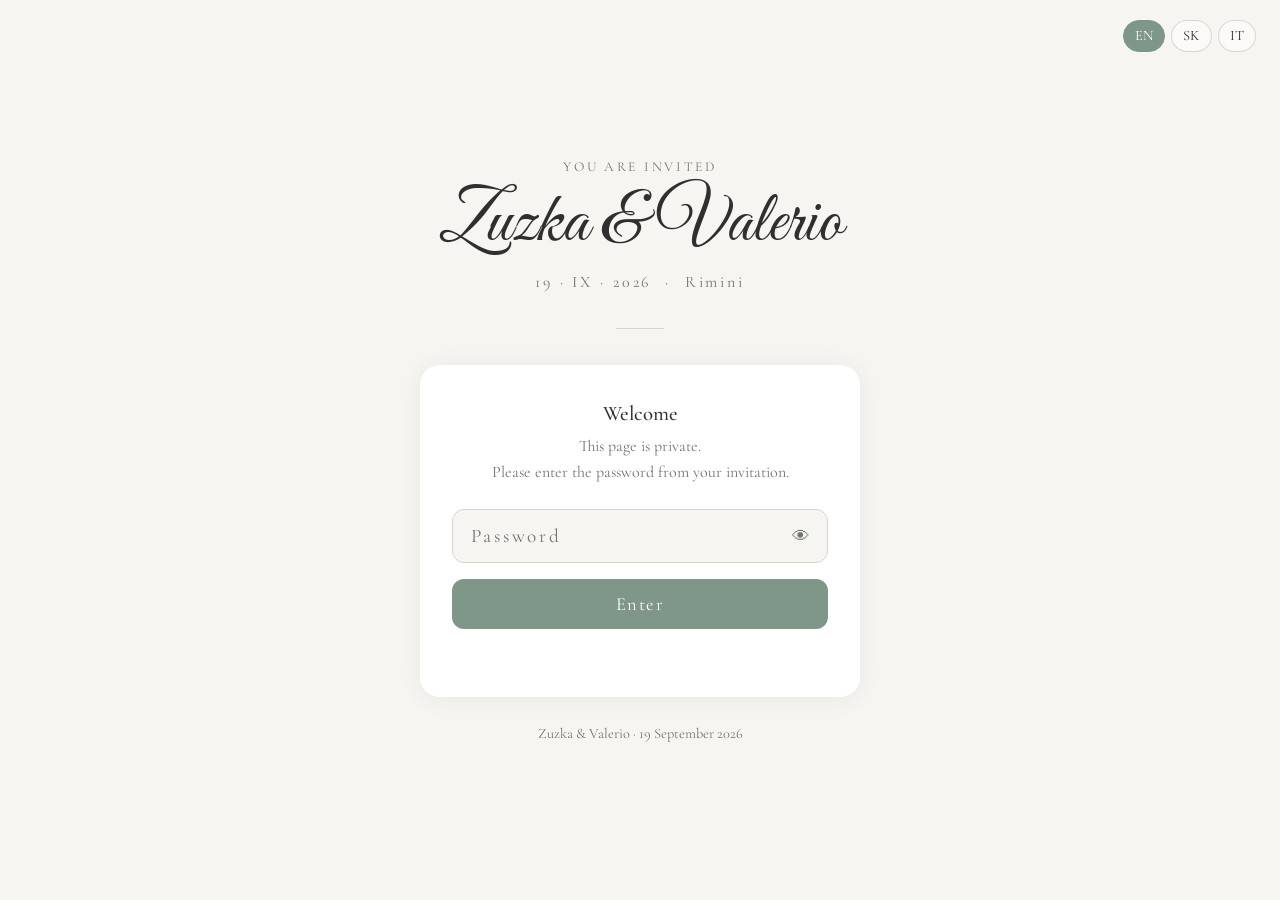
<file: index.html>
<!DOCTYPE html>
<html lang="en">
<head>
  <meta charset="UTF-8" />
  <meta name="viewport" content="width=device-width, initial-scale=1.0" />
  <title>Zuzka & Valerio</title>
  <link rel="preconnect" href="https://fonts.googleapis.com" />
  <link rel="preconnect" href="https://fonts.gstatic.com" crossorigin />
  <link href="https://fonts.googleapis.com/css2?family=Cormorant+Garamond:wght@400;500;600&family=Great+Vibes&display=swap" rel="stylesheet" />
  <style>
    :root {
      --bg: #f7f5f2;
      --text: #2f2f2f;
      --muted: #6f746f;
      --accent: #7f9788;
      --line: #d8d5cf;
    }

    * { box-sizing: border-box; margin: 0; padding: 0; }

    body {
      min-height: 100vh;
      background: var(--bg);
      font-family: "Cormorant Garamond", serif;
      color: var(--text);
      display: flex;
      align-items: center;
      justify-content: center;
      padding: 24px;
    }

    .wrap {
      width: 100%;
      max-width: 440px;
      text-align: center;
    }

    .kicker {
      font-size: 0.85rem;
      letter-spacing: 0.2em;
      text-transform: uppercase;
      color: var(--muted);
      margin-bottom: 10px;
    }

    .names {
      font-family: "Great Vibes", cursive;
      font-size: clamp(3rem, 10vw, 4.5rem);
      font-weight: 400;
      line-height: 1.1;
      margin-bottom: 8px;
    }

    .date {
      font-size: 1rem;
      letter-spacing: 0.18em;
      color: var(--muted);
      margin-bottom: 36px;
    }

    .divider {
      width: 48px;
      height: 1px;
      background: var(--line);
      margin: 0 auto 36px;
    }

    .card {
      background: #fff;
      border-radius: 20px;
      padding: 36px 32px;
      box-shadow: 0 2px 24px rgba(0,0,0,0.06);
    }

    .card-title {
      font-size: 1.3rem;
      font-weight: 500;
      margin-bottom: 8px;
    }

    .card-text {
      font-size: 1rem;
      color: var(--muted);
      margin-bottom: 24px;
      line-height: 1.6;
    }

    .input-wrap {
      position: relative;
      margin-bottom: 16px;
    }

    #pwInput {
      width: 100%;
      padding: 14px 48px 14px 18px;
      border: 1.5px solid var(--line);
      border-radius: 12px;
      font-family: "Cormorant Garamond", serif;
      font-size: 1.2rem;
      background: var(--bg);
      color: var(--text);
      outline: none;
      transition: border-color 0.2s;
      letter-spacing: 0.15em;
    }

    #pwInput:focus {
      border-color: var(--accent);
    }

    .toggle-eye {
      position: absolute;
      right: 14px;
      top: 50%;
      transform: translateY(-50%);
      background: none;
      border: none;
      cursor: pointer;
      color: var(--muted);
      font-size: 1.1rem;
      padding: 4px;
    }

    .btn {
      width: 100%;
      padding: 14px;
      background: var(--accent);
      color: #fff;
      border: none;
      border-radius: 12px;
      font-family: "Cormorant Garamond", serif;
      font-size: 1.15rem;
      letter-spacing: 0.08em;
      cursor: pointer;
      transition: opacity 0.2s;
    }

    .btn:hover { opacity: 0.88; }

    .error {
      margin-top: 14px;
      font-size: 0.95rem;
      color: #b07070;
      opacity: 0;
      transition: opacity 0.3s;
    }

    .error.visible { opacity: 1; }

    .footer-note {
      margin-top: 28px;
      font-size: 0.9rem;
      color: var(--muted);
    }

    .lang-switch {
      position: fixed;
      top: 20px;
      right: 24px;
      display: flex;
      gap: 6px;
    }

    .lang-switch button {
        /*
      background: none;
      border: 1.5px solid var(--line);
      border-radius: 20px;
      padding: 4px 12px;
      font-family: "Cormorant Garamond", serif;
      font-size: 0.85rem;
      letter-spacing: 0.08em;
      color: var(--muted);
      cursor: pointer;
      transition: all 0.2s;*/
      border: 1px solid rgba(216, 213, 207, 0.95);
        background: rgba(253, 252, 249, 0.78);
        backdrop-filter: blur(6px);
        padding: 0.4rem 0.7rem;
        font-family: inherit;
        font-size: 0.9rem;
        color: var(--text);
        cursor: pointer;
        border-radius: 999px;
        transition:
            background 0.2s ease,
            color 0.2s ease,
            border-color 0.2s ease,
            transform 0.2s ease;
    }

    .lang-switch button.active {
      background: var(--accent);
      border-color: var(--accent);
      color: #fff;
    }
  </style>
</head>
<body>
  
  <div class="lang-switch">
    <button type="button" data-lang="en" class="active">EN</button>
    <button type="button" data-lang="sk">SK</button>
    <button type="button" data-lang="it">IT</button>
  </div>
  <div class="wrap">
    <p class="kicker">You are invited</p>
    <h1 class="names">Zuzka &amp; Valerio</h1>
    <p class="date">19 · IX · 2026 &nbsp;·&nbsp; Rimini</p>
    <div class="divider"></div>

    <div class="card">
      <h2 class="card-title">Welcome</h2>
      <p class="card-text">This page is private.<br>Please enter the password from your invitation.</p>

      <div class="input-wrap">
        <input type="password" id="pwInput" placeholder="Password" autocomplete="off" />
        <button class="toggle-eye" id="toggleEye" type="button" aria-label="Show password">👁</button>
      </div>

      <button class="btn" id="enterBtn" type="button">Enter</button>
      <p class="error" id="errorMsg">Incorrect password. Please try again.</p>
    </div>

    <p class="footer-note">Zuzka &amp; Valerio · 19 September 2026</p>
  </div>

  <script>
    // ============================================
    // HESLO
    const PASSWORD = "rimini2026";
    // ============================================

    const input = document.getElementById("pwInput");
    const btn = document.getElementById("enterBtn");
    const error = document.getElementById("errorMsg");
    const eye = document.getElementById("toggleEye");

    // If already authenticated this session, go straight in
    if (sessionStorage.getItem("zv_auth") === "1") {
      window.location.href = "intro.html";
    }

    function tryEnter() {
      if (input.value === PASSWORD) {
        sessionStorage.setItem("zv_auth", "1");
        window.location.href = "intro.html";
      } else {
        error.classList.add("visible");
        input.value = "";
        input.focus();
        setTimeout(() => error.classList.remove("visible"), 3000);
      }
    }

    btn.addEventListener("click", tryEnter);
    input.addEventListener("keydown", e => { if (e.key === "Enter") tryEnter(); });

    eye.addEventListener("click", () => {
      const isPassword = input.type === "password";
      input.type = isPassword ? "text" : "password";
      eye.textContent = isPassword ? "🙈" : "👁";
    });

    // Language switching
    const t = {
      en: {
        kicker: "You are invited",
        cardTitle: "Welcome",
        cardText: "This page is private.<br>Please enter the password from your invitation.",
        placeholder: "Password",
        btn: "Enter",
        error: "Incorrect password. Please try again.",
        footer: "Zuzka & Valerio · 19 September 2026"
      },
      sk: {
        kicker: "Ste pozvaní",
        cardTitle: "Vitajte",
        cardText: "Táto stránka je súkromná.<br>Zadajte heslo z vašej pozvánky.",
        placeholder: "Heslo",
        btn: "Vstúpiť",
        error: "Nesprávne heslo. Skúste znova.",
        footer: "Zuzka & Valerio · 19. septembra 2026"
      },
      it: {
        kicker: "Siete invitati",
        cardTitle: "Benvenuti",
        cardText: "Questa pagina è privata.<br>Inserite la password dal vostro invito.",
        placeholder: "Password",
        btn: "Entra",
        error: "Password errata. Riprova.",
        footer: "Zuzka & Valerio · 19 settembre 2026"
      }
    };

    function applyLang(lang) {
      const l = t[lang];
      if (!l) return;
      document.querySelector(".kicker").textContent = l.kicker;
      document.querySelector(".card-title").textContent = l.cardTitle;
      document.querySelector(".card-text").innerHTML = l.cardText;
      document.getElementById("pwInput").placeholder = l.placeholder;
      document.getElementById("enterBtn").textContent = l.btn;
      document.getElementById("errorMsg").textContent = l.error;
      document.querySelector(".footer-note").textContent = l.footer;
      document.querySelectorAll(".lang-switch button").forEach(b => {
        b.classList.toggle("active", b.dataset.lang === lang);
      });
    }

    document.querySelectorAll(".lang-switch button").forEach(b => {
      b.addEventListener("click", () => applyLang(b.dataset.lang));
    });

    applyLang("en");
  </script>
</body>
</html>
</file>
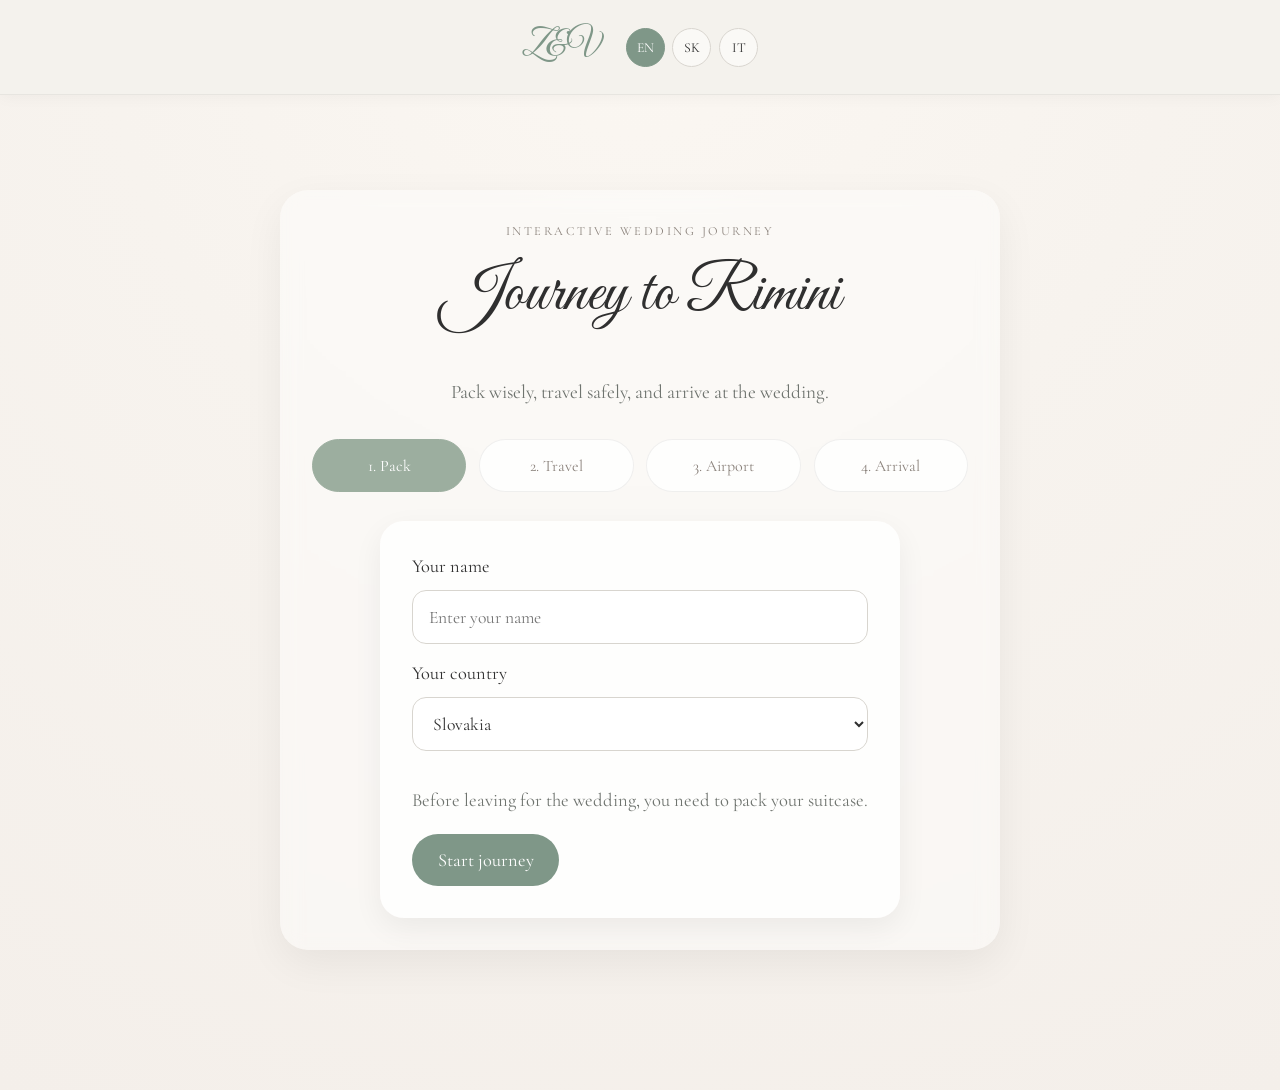
<file: game.html>
<!DOCTYPE html>
<html lang="en">
<head>
    <meta charset="UTF-8" />
    <meta name="viewport" content="width=device-width, initial-scale=1.0" />
    <title>Wedding Journey Game</title>

    <link rel="preconnect" href="https://fonts.googleapis.com" />
    <link rel="preconnect" href="https://fonts.gstatic.com" crossorigin />
    <link
            href="https://fonts.googleapis.com/css2?family=Cormorant+Garamond:wght@400;500;600&family=Great+Vibes&display=swap"
            rel="stylesheet"
    />
    <link rel="stylesheet" href="style.css" />
</head>
<body class="game-page-body">
<header class="topbar">
    <div class="container nav-wrap">
        <a href="index.html" class="brand">Z&amp;V</a>

        <div class="lang-switch">
            <button type="button" data-lang="en">EN</button>
            <button type="button" data-lang="sk">SK</button>
            <button type="button" data-lang="it">IT</button>
        </div>
    </div>
</header>

<main class="game-page">
    <section class="section">
        <div class="container">
            <div class="game-shell">
                <div class="game-head">
                    <p class="game-kicker" data-i18n="game.kicker">Interactive Wedding Journey</p>
                    <h1 class="section-title game-main-title" data-i18n="game.title">Journey to Rimini</h1>
                    <p class="game-subtitle" data-i18n="game.subtitle">
                        Pack wisely, travel safely, and arrive at the wedding.
                    </p>
                </div>

                <div class="game-progress-wrap">
                    <div class="game-step active" id="stepIndicator1">1. Pack</div>
                    <div class="game-step" id="stepIndicator2">2. Travel</div>
                    <div class="game-step" id="stepIndicator3">3. Airport</div>
                    <div class="game-step" id="stepIndicator4">4. Arrival</div>
                </div>

                <!-- Intro -->
                <div class="game-panel" id="introScreen">
                    <div class="game-intro-card">
                        <label class="game-label" for="guestName" data-i18n="game.nameLabel">Your name</label>
                        <input
                                id="guestName"
                                class="game-input"
                                type="text"
                                placeholder="Enter your name"
                                data-i18n-placeholder="game.namePlaceholder"
                        />
                        <label class="game-label" for="guestCountry">Your country</label>
                        <select id="guestCountry" class="game-input">
                            <option value="sk">Slovakia</option>
                            <option value="lu">Luxembourg</option>
                            <option value="it">Italy</option>
                        </select>
                        <p class="game-text" data-i18n="game.introText">
                            Before leaving for the wedding, you need to pack your suitcase.
                        </p>

                        <button class="play-btn" id="beginJourneyBtn" type="button" data-i18n="game.begin">
                            Begin the journey
                        </button>
                    </div>
                </div>
                <div class="game-panel hidden" id="storyScreen">
                    <div class="game-scene-card story-card">
                        <img id="storyImage" class="game-scene-image" alt="">
                        <p id="storyText" class="game-scene-text"></p>

                        <div class="final-slide-actions">
                            <button type="button" class="play-btn" id="storyNextBtn">Next</button>
                        </div>
                    </div>
                </div>
                <!-- Level 1 -->
                <div class="game-panel hidden" id="packingScreen">
                    <div class="packing-layout">
                        <div class="packing-side">
                            <h2 class="game-section-title" data-i18n="game.packTitle">Pack your suitcase</h2>
                            <p class="game-text" data-i18n="game.packText">
                                Drag the right items into the suitcase. Be careful what you bring.
                            </p>

                            <div class="packing-items" id="packingItems"></div>
                        </div>

                        <div class="packing-side">
                            <div class="suitcase-card">
                                <div class="suitcase-top">
                                    <h3 data-i18n="game.suitcase">Suitcase</h3>
                                    <span id="suitcaseCount">0 / 8</span>
                                </div>

                                <div class="suitcase-grid" id="suitcaseGrid"></div>

                                <div class="suitcase-actions">
                                    <button class="secondary-btn" id="resetSuitcaseBtn" type="button" data-i18n="game.reset">
                                        Reset
                                    </button>
                                    <button class="play-btn" id="finishPackingBtn" type="button" data-i18n="game.finishPacking">
                                        Continue
                                    </button>
                                </div>
                            </div>
                        </div>
                    </div>
                </div>

                <!-- Level 2 -->
                <div class="game-panel hidden" id="roadScreen">
                    <div class="road-topbar">
                        <div class="road-badge">
                            <span data-i18n="game.progress">Progress</span>
                            <strong id="roadProgressText">0%</strong>
                        </div>
                        <div class="road-badge">
                            <span data-i18n="game.delays">Traffic hits</span>
                            <strong id="roadHitsText">0</strong>
                        </div>
                    </div>

                    <div class="road-start-bar">
                        <button class="road-start-btn" id="startRoadBtn" type="button">Start</button>
                    </div>

                    <canvas id="roadCanvas" width="1100" height="460"></canvas>

                    <div id="roadEndOverlay" class="road-end-overlay hidden">
                        <div class="road-end-card">
                            <h2 id="roadEndTitle"></h2>
                            <p id="roadEndHits"></p>
                            <button id="roadEndBtn" class="play-btn"></button>
                        </div>
                    </div>

                    <div class="mobile-road-controls">
                        <button id="roadUpBtn" type="button" aria-label="Up">
                            <span class="road-btn-arrow">↑</span>
                            <span class="road-btn-label">Hore</span>
                        </button>
                        <button id="roadDownBtn" type="button" aria-label="Down">
                            <span class="road-btn-arrow">↓</span>
                            <span class="road-btn-label">Dole</span>
                        </button>
                    </div>

                    <p class="road-swipe-hint">Použi tlačidlá alebo ťahaj prstom po plátne</p>

                    <p class="game-text center" data-i18n="game.roadHelp">
                        Use ↑ and ↓ to change lanes and avoid delays on the way to the airport.
                    </p>
                </div>

                <!-- Level 3 -->
                <div class="game-panel hidden" id="securityScreen">
                    <div class="security-card">
                        <h2 class="game-section-title" data-i18n="game.securityTitle">Airport security</h2>
                        <p class="game-text" id="securityMessage">
                            Your suitcase is being checked.
                        </p>

                        <div class="scanner-wrap">
                            <div class="scanner-belt">
                                <div class="scanner-suitcase" id="scannerSuitcase">🧳</div>
                                <div class="scanner-gate" id="scannerGate">
                                    <div class="scanner-light" id="scannerLight"></div>
                                </div>
                            </div>
                        </div>

                        <div class="security-actions hidden" id="securityRetryWrap">
                            <button class="play-btn" id="repackBtn" type="button" data-i18n="game.repack">
                                Repack the suitcase
                            </button>
                        </div>
                    </div>
                </div>

                <!-- Final -->
                <div class="game-panel hidden" id="finalScreen">
                    <div class="final-scene">
                        <img src="images/couple.png" alt="" class="final-scene-img" id="finalSceneImg" />
                        <div class="final-overlay">
                            <p class="game-kicker">Rimini</p>
                            <h2 class="final-title" data-i18n="game.finalTitle">You made it</h2>
                            <p class="final-text" id="finalPersonalText">
                                Welcome to Rimini.
                            </p>
                            <p class="final-reward" data-i18n="game.rewardText">
                                Your prize: a dance with the newlyweds
                            </p>

                            <div class="game-win-actions">
                                <button class="play-btn" id="downloadPrizeBtn" type="button" data-i18n="game.downloadPrize">
                                    Download your prize
                                </button>
                                <a class="secondary-btn" href="home.html" data-i18n="game.backSite">Back to website</a>
                            </div>
                        </div>
                    </div>
                </div>

            </div>
        </div>
    </section>
</main>

<script src="script.js"></script>
<script src="game.js"></script>
</body>
</html>
</file>
<file: style.css>
:root {
  --bg:#f4f2ed;
  /*--bg: #f7f5f2;*/
  --card: #fdfcf9;
  --text: #2f2f2f;
  --muted: #6f746f;
  --accent: #7f9788;
  --secondary: #7f9788;
  --line: #d8d5cf;
  --shadow: 0 10px 30px rgba(0, 0, 0, 0.06);
  --radius: 18px;
  --max-width: 1140px;
}

* {
  box-sizing: border-box;
}

html {
  scroll-behavior: smooth;
  overflow-x: hidden;
  overflow-y: auto;
}

body {
  padding-top: 100px;
  margin: 0;
  font-family: "Cormorant Garamond", serif;
  color: var(--text);
  background: var(--bg);
  line-height: 1.5;
  overflow-x: hidden;
  overflow-y: auto;
  min-height: 100vh;
}

img {
  max-width: 100%;
  display: block;
}

a {
  color: inherit;
  text-decoration: none;
}

button,
a {
  touch-action: manipulation;
}

.container {
  width: min(75%, var(--max-width)); 
  margin: 0 auto;
  position: relative;
  z-index: 5; /* Aby text plával nad pozadím */
  padding-left: 120px;
  padding-right: 120px;
}

/* Pre istotu pridaj padding sekciám, aby text nikdy nenarazil na okraj kvetov */
.section {
  padding: 80px 10%; /* 10% z každej strany vytvorí bezpečný priestor */
}

@media (max-width: 768px) {
  .names {
    font-size: clamp(3.6rem, 13vw, 5.5rem);
    white-space: normal;
    letter-spacing: -0.01em;
    line-height: 1.08;
  }
}

/* =========================
   INTRO REVEAL PAGE / INDEX
========================= */

.intro-page-body {
  background-color: var(--bg) !important; /* Vynúti béžovú */
  background-image: none !important;      /* ZRUŠÍ ten starý tmavý obrázok */
  margin: 0;
  padding: 0;
  min-height: 100vh;
  display: flex;
  align-items: center;
  justify-content: center;
  position: relative;
  overflow: hidden;

  /*margin: 0;
  min-height: 100vh;
  overflow: hidden;
  background: url("images/bg.png") center/cover no-repeat;
  font-family: "Cormorant Garamond", serif;*/
}
.intro-page-body .nav-flowers {
  position: fixed; /* Aby ostali na mieste aj pri animácii */
  z-index: 1;      /* Aby boli za obálkou, ale nad pozadím */
  pointer-events: none;
}
.intro-content {
  position: relative;
  z-index: 2; /* Obálka bude nad kvetmi */
}

@media (max-width: 768px) {
  .intro-page-body {
    background: url("images/bg-mobile.png") center/cover no-repeat;
  }
}

.home-preview {
  position: fixed;
  inset: 0;
  width: 100%;
  height: 100%;
  border: 0;
  opacity: 0;
  visibility: visible;
  transform: scale(1.01);
  filter: blur(12px) brightness(1.04) saturate(0.96);
  background: #f6f4f0;
  z-index: 1;
  pointer-events: auto;
  transition:
    opacity 1.6s ease,
    transform 1.8s ease,
    filter 1.8s ease;
}

.home-loaded .home-preview {
  opacity: 0;
}

.opening .home-preview {
  opacity: 1;
  transform: scale(1);
  filter: blur(0) brightness(1) saturate(1);
}

.reveal-mist {
  position: fixed;
  inset: 0;
  z-index: 2;
  pointer-events: none;
  opacity: 1;
  background:
    radial-gradient(
      circle at 50% 45%,
      rgba(255, 255, 255, 0.98) 0%,
      rgba(255, 250, 245, 0.88) 18%,
      rgba(255, 248, 241, 0.55) 36%,
      rgba(255, 248, 241, 0.2) 58%,
      rgba(255, 255, 255, 0) 76%
    );
  filter: blur(16px);
  transition:
    opacity 1.8s ease,
    filter 1.8s ease;
}

.home-loaded .reveal-mist {
  opacity: 1;
}

.opening .reveal-mist {
  opacity: 0;
  filter: blur(28px);
}

.soft-glow {
  position: fixed;
  inset: 0;
  z-index: 3;
  pointer-events: none;
  opacity: 0;
  background:
    radial-gradient(
      circle at 50% 50%,
      rgba(255, 244, 232, 0.65) 0%,
      rgba(255, 244, 232, 0.38) 28%,
      rgba(255, 244, 232, 0.1) 52%,
      rgba(255, 244, 232, 0) 72%
    );
  filter: blur(26px);
  transition: opacity 1.4s ease;
}

.opening .soft-glow {
  opacity: 1;
}

.opened .soft-glow {
  opacity: 0;
}



.intro-overlay {
  position: fixed;
  inset: 0;
  background: transparent;
  display: flex;
  align-items: center;
  justify-content: center;
  padding: 20px 24px 18px;
  z-index: 5;
  opacity: 1;
  transform: scale(1);
  transition:
    opacity 1.5s ease,
    transform 1.8s ease,
    filter 1.5s ease,
    visibility 0s linear 0s;
}

.opened .intro-overlay {
  opacity: 0;
  transform: scale(1.02);
  filter: blur(10px);
  pointer-events: none;
  visibility: hidden;
}

.intro-wrap {
  width: 100%;
  max-width: 1180px;
  min-height: 100vh;
  display: flex;
  flex-direction: column;
  align-items: center;
  justify-content: flex-start;
  text-align: center;
  padding: 40px 0 20px;
}

@media (max-width: 560px) {
  .intro-wrap {
    justify-content: space-between;
    min-height: 100svh; /* use svh on mobile for correct height without browser chrome */
    padding: 20px 0 100px;
  }
}

.intro-top {
  display: flex;
  flex-direction: column;
  align-items: center;
  gap: 8px;
  margin-top: 35px;
  margin-bottom: -10px;
  transition:
    opacity 1.2s ease,
    transform 1.4s ease,
    filter 1.4s ease;
}

.intro-kicker {
  margin: 0;
  font-size: 0.72rem;
  letter-spacing: 0.22em;
  text-transform: uppercase;
  color: #8a827b;
  font-weight: 600;
  line-height: 1.2;
}

.intro-title {
  margin: 10px 0 0;
  font-family: "Great Vibes", cursive;
  font-size: clamp(5.2rem, 10vw, 9rem);
  font-weight: 400;
  line-height: 0.9;
  color: #2c2b2b;
  text-shadow: 0 2px 18px rgba(255, 255, 255, 0.35);
}

.intro-bottom {
  margin-top: 15px;
  padding-bottom: 0;
  position: relative;
  z-index: 8;
  transition:
    opacity 1.2s ease,
    transform 1.4s ease,
    filter 1.4s ease;
}

.intro-hint {
  margin: 0;
  font-size: 0.74rem;
  letter-spacing: 0.18em;
  text-transform: uppercase;
  color: #8a827b;
}

/* language buttons on intro */
.intro-lang-switch {
  position: fixed;
  top: 22px;
  right: 90px;
  transform: none;
  z-index: 7;
  display: flex;
  gap: 0.45rem;
  align-items: center;
}

@media (max-width: 560px) {
  .intro-lang-switch {
    top: auto;
    bottom: 24px;
    right: 50%;
    transform: translateX(50%);
    gap: 0.4rem;
  }
}

.intro-lang-switch button {
  border: 1px solid rgba(216, 213, 207, 0.95);
  background: rgba(253, 252, 249, 0.78);
  backdrop-filter: blur(6px);
  padding: 0.4rem 0.7rem;
  font-family: inherit;
  font-size: 0.9rem;
  color: var(--text);
  cursor: pointer;
  border-radius: 999px;
  transition:
    background 0.2s ease,
    color 0.2s ease,
    border-color 0.2s ease,
    transform 0.2s ease;
}

.intro-lang-switch button:hover {
  background: var(--card);
}

.intro-lang-switch button.active {
  background: var(--accent);
  color: #fff;
  border-color: var(--accent);
}

.envelope-trigger {
  border: none;
  background: transparent;
  padding: 0;
  cursor: pointer;
  opacity: 1;
  position: relative;
  z-index: 6;
  animation: floatEnvelope 4.8s ease-in-out infinite;
  transition: transform 0.35s ease, opacity 0.35s ease;
}

.envelope-trigger:hover {
  transform: translateY(-4px);
}

.intro-page-body:not(.home-loaded) .envelope-trigger {
  pointer-events: none;
  opacity: 0.78;
}

.home-loaded .envelope-trigger {
  pointer-events: auto;
}

.envelope-stage {
  position: relative;
  width: min(96vw, 1100px);
  height: min(72vh, 760px);
  margin: -75px auto 0;
  user-select: none;
  -webkit-user-select: none;
  transition: width 0s, height 0s;
}

.env-img {
  position: absolute;
  inset: 0;
  width: 100%;
  height: 100%;
  object-fit: contain;
  display: block;
  filter: drop-shadow(0 28px 44px rgba(120, 101, 84, 0.11));
  transition:
    opacity 1.15s ease,
    transform 1.3s cubic-bezier(0.2, 0.72, 0.2, 1),
    filter 1.3s ease;
  user-select: none;
  -webkit-user-drag: none;
  pointer-events: none;
  transform-origin: center center;
}

/* closed and open envelope now stay exactly same size and angle */
.env-closed {
  opacity: 1;
  transform: scale(1.14) translateY(0) ;
  z-index: 3;
}

.env-open {
  opacity: 0;
  transform: scale(1.14) translateY(18px);
  z-index: 2;
}

.env-seal {
  position: absolute;
  left: 50%;
  top: 57%;
  transform: translate(-50%, -50%);
  width: 52px;
  height: 52px;
  border-radius: 50%;
  border: 2px solid rgba(255, 255, 255, 0.95);
  background: radial-gradient(circle at 30% 30%, rgba(255, 255, 255, 0.3), rgba(255, 255, 255, 0.06));
  box-shadow:
    0 0 24px rgba(255, 248, 241, 0.22),
    0 0 48px rgba(255, 248, 241, 0.08);
  backdrop-filter: blur(2px);
  display: flex;
  align-items: center;
  justify-content: center;
  font-family: "Great Vibes", cursive;
  font-size: 1.15rem;
  color: rgba(255, 255, 255, 0.98);
  z-index: 4;
  transition:
    opacity 0.55s ease,
    transform 1s ease,
    filter 1s ease,
    box-shadow 1s ease;
  pointer-events: none;
}

.env-letter {
  display: none;
  pointer-events: none;
}

.opening .envelope-trigger,
.opened .envelope-trigger {
  animation: none;
}

/* Keep intro-top and intro-bottom invisible but keep their space */
.opening .intro-top {
  visibility: hidden;
}

.opening .intro-bottom {
  visibility: hidden;
}

.opening .env-closed {
  opacity: 0;
  transform: scale(1.14) translateY(0);
  filter: drop-shadow(0 26px 34px rgba(120, 101, 84, 0.08));
}

.opening .env-open {
  opacity: 1;
  transform: scale(1.14) translateY(18px);
  filter: drop-shadow(0 26px 34px rgba(120, 101, 84, 0.08));
}

.opening .env-seal {
  opacity: 0;
  transform: translate(-50%, -50%) scale(0.62);
  filter: blur(4px);
  box-shadow: 0 0 60px rgba(255, 248, 241, 0.2);
}

.opening .intro-top {
  opacity: 0;
  filter: blur(2px);
}

.opening .intro-bottom {
  opacity: 0;
  filter: blur(3px);
}

.opening .intro-lang-switch {
  opacity: 0;
  filter: blur(3px);
}

@keyframes floatEnvelope {
  0%,
  100% {
    transform: translateY(0);
  }
  50% {
    transform: translateY(-7px);
  }
}

/* =========================
   RSVP
========================= */

.rsvp-card {
  max-width: 960px;
  margin: 0 auto;
  padding: 3rem 2rem;
  text-align: center;
  background: var(--card);
  border-radius: var(--radius);
  box-shadow: var(--shadow);
  border: 1px solid rgba(127, 151, 136, 0.12);
}

.rsvp-kicker {
  margin: 0 0 0.75rem;
  font-size: 0.95rem;
  letter-spacing: 0.16em;
  text-transform: uppercase;
  color: var(--accent);
}

.rsvp-title {
  margin-bottom: 1rem;
  max-width: 820px;
  margin-left: auto;
  margin-right: auto;
  font-size: clamp(2.2rem, 4.2vw, 4.3rem);
  line-height: 1.18;
  overflow-wrap: normal;
  word-break: normal;
}

.rsvp-text {
  max-width: 560px;
  margin: 0 auto 1.75rem;
  font-size: 1.2rem;
  color: var(--muted);
  line-height: 1.7;
}

.rsvp-button {
  display: inline-flex;
  align-items: center;
  justify-content: center;
  min-width: 220px;
  padding: 0.95rem 1.6rem;
  border-radius: 999px;
  background: var(--accent);
  color: #fff;
  font-size: 1.1rem;
  letter-spacing: 0.02em;
  box-shadow: 0 12px 24px rgba(127, 151, 136, 0.22);
  transition:
    transform 0.2s ease,
    box-shadow 0.2s ease,
    opacity 0.2s ease;
}

.rsvp-button:hover {
  transform: translateY(-2px);
  box-shadow: 0 16px 28px rgba(127, 151, 136, 0.28);
  opacity: 0.96;
}

.rsvp-note {
  margin: 1rem 0 0;
  font-size: 1rem;
  color: var(--muted);
}

@media (min-width: 1100px) {
  .rsvp-title {
    white-space: nowrap;
  }
}

/* =========================
   MAIN WEBSITE
========================= */

.topbar {
  position: fixed;       /* Toto "prilepí" bar na obrazovku */
  top: 0;
  left: 0;
  width: 100%;
  z-index: 1000;        /* Aby bol bar vždy nad ostatným obsahom */
  background-color: var(--bg); /* Dôležité: aby pod barom nepresvital text pri scrollovaní */
  transition: all 0.3s ease;
  
  /* Voliteľné: jemný tieň, aby sa bar oddelil od obsahu pri scrollovaní */
  box-shadow: 0 2px 15px rgba(0,0,0,0.05); 
  z-index: 1000;
  padding: 1rem 0;
  border-bottom: 1px solid rgba(0,0,0,0.05); /* Jemná linka na oddelenie */
  display: flex;
  align-items: center;
  min-height: 80px;
}


.nav-flowers {
  position: absolute;
  top: 0;
  width: 500px;
  height: 820px;
  pointer-events: none;
  z-index: 1;
}

.nav-flowers-left {
  left: -100px;
  top: -5px;
}

.nav-flowers-right {
  right: -170px;
  top: -5px;
}

.flower-left img,
.flower-right img {
  filter: drop-shadow(0 20px 40px rgba(0,0,0,0.08));
}

.nav-flower-img {
  width: 100%;
  height: 100%;
  object-fit: contain;
  object-position: top center;
  display: block;
  filter: drop-shadow(2px 6px 14px rgba(0,0,0,0.15));
}

/* medium desktop */
@media (max-width: 1100px) {
  .nav-flowers {
    width: 290px;
    height: 500px;
  }

  .nav-flowers-left {
    left: -6px;
  }

  .nav-flowers-right {
    right: -6px;
  }
}

/* hide on mobile */
@media (max-width: 900px) {
  .nav-flowers {
    display: none;
  }
}


.nav-wrap {
  display: flex;
  align-items: center;
  justify-content: space-between;
  min-height: 78px;
}

.brand {
  font-family: "Great Vibes", cursive;
  font-size: 2rem;
  color: var(--accent);
}

.nav {
  display: flex;
  gap: 2rem;
  align-items: center;
}

.nav-link {
  position: relative;
  font-size: 1.15rem;
  letter-spacing: 0.02em;
  padding-bottom: 0.35rem;
}

.nav-link::after {
  content: "";
  position: absolute;
  left: 0;
  bottom: 0;
  width: 0;
  height: 2px;
  background: var(--text);
  transition: width 0.25s ease;
}

.nav-link:hover::after,
.nav-link.active::after {
  width: 100%;
}

.nav-toggle {
  display: none;
  border: none;
  background: transparent;
  font-size: 1.8rem;
  cursor: pointer;
  color: var(--text);
}

.lang-switch {
  display: flex;
  gap: 0.5rem;
  /* Zväčši margin-right, aby sa tlačidlá posunuli ďalej od pravého kvetu */
  margin-right: 80px; 
  z-index: 1010; /* Uisti sa, že je nad kvetmi */
}

/* Ak máš mobilnú verziu, možno budeš musieť margin v media query upraviť na menej */
@media (max-width: 768px) {
  .lang-switch {
    margin-right: 50px;
  }
}

.lang-switch button {
  border: 1px solid var(--line);
  background: transparent;
  padding: 0.35rem 0.65rem;
  font-family: inherit;
  font-size: 0.95rem;
  cursor: pointer;
  color: var(--text);
  border-radius: 999px;
  transition:
    background 0.2s ease,
    color 0.2s ease,
    border-color 0.2s ease,
    transform 0.2s ease;
}

.lang-switch button:hover {
  background: var(--card);
}

.lang-switch button:active {
  transform: translateY(1px);
}

.lang-switch button.active {
  background: var(--accent);
  color: #fff;
  border-color: var(--accent);
}

.section {
  padding: 90px 0;
  position: relative;
  z-index: 1;
}

.hero {
  padding-top: 70px;
  padding-bottom: 70px;
}

.hero-card {
  background: var(--card);
  border-radius: var(--radius);
  box-shadow: var(--shadow);
  padding: 4.5rem 2rem;
  max-width: 980px;
  text-align: center;
  margin: 0 auto;
}

.eyebrow {
  margin: 0 0 0.8rem;
  font-size: 1rem;
  color: var(--muted);
  letter-spacing: 0.12em;
  text-transform: uppercase;
}

.names {
  margin: 0;
  font-family: "Great Vibes", cursive;
  font-weight: 400;
  font-size: clamp(3.5rem, 8vw, 6.5rem);
  line-height: 1.05;
  color: var(--text);
}

.date-row {
  margin-top: 2rem;
  display: flex;
  justify-content: center;
  align-items: center;
  gap: 1.25rem;
  font-size: clamp(2.2rem, 5vw, 4.2rem);
  letter-spacing: 0.2em;
  color: var(--secondary);
}

.divider {
  color: var(--secondary);
}

.location {
  margin: 1rem 0 0;
  text-transform: uppercase;
  letter-spacing: 0.12em;
  font-size: clamp(1.6rem, 3vw, 2.4rem);
  color: var(--accent);
}

.ornament-section {
  padding: 1rem 0 0;
}

.ornament-line {
  position: relative;
  width: min(84%, 900px);
  margin: 0 auto;
  height: 40px;
}

.ornament-line::before,
.ornament-line::after {
  content: "";
  position: absolute;
  top: 50%;
  width: calc(50% - 34px);
  border-top: 3px dashed #3f4044;
  transform: translateY(-50%);
}

.ornament-line::before {
  left: 0;
}

.ornament-line::after {
  right: 0;
}

.ornament-circle {
  position: absolute;
  left: 50%;
  top: 50%;
  width: 68px;
  height: 68px;
  transform: translate(-50%, -50%);
  border: 3px dashed #3f4044;
  border-radius: 50%;
  background: var(--bg);
}

.section-title {
  margin: 0 0 2.2rem;
  text-align: center;
  font-family: "Great Vibes", cursive;
  font-size: clamp(2.8rem, 5vw, 4.5rem);
  font-weight: 400;
}

.section-intro {
  max-width: 600px;
  margin: 0 auto 2.5rem;
  text-align: center;
  color: var(--muted);
  font-size: 1.2rem;
}

.personal-note {
  max-width: 650px;
  margin: 0 auto;
  text-align: center;
  font-size: 1.25rem;
  color: var(--muted);
  line-height: 1.6;
}

.grid {
  display: grid;
  gap: 1.5rem;
}

.two-cols {
  grid-template-columns: repeat(2, minmax(0, 1fr));
}

.three-cols {
  grid-template-columns: repeat(3, minmax(0, 1fr));
}

.info-card {
  background: var(--card);
  border-radius: var(--radius);
  box-shadow: var(--shadow);
  padding: 1.8rem;
}

.info-card h3 {
  margin-top: 0;
  margin-bottom: 0.75rem;
  font-size: 1.75rem;
}

.info-card p,
.info-card li {
  font-size: 1.2rem;
}

.info-card ul {
  margin: 0.5rem 0 0;
  padding-left: 1.2rem;
}

.center {
  text-align: center;
}

.alt-bg {
  background: rgba(255, 255, 255, 0.35);
}

.faq-list {
  max-width: 860px;
  margin: 0 auto;
  display: grid;
  gap: 1rem;
}

.faq-item {
  background: var(--card);
  border-radius: 14px;
  box-shadow: var(--shadow);
  padding: 1rem 1.25rem;
}

.faq-item summary {
  cursor: pointer;
  font-size: 1.35rem;
  font-weight: 600;
}

.faq-item p {
  margin: 0.8rem 0 0;
  font-size: 1.15rem;
}

.footer {
  border-top: 1px solid var(--line);
  padding: 2rem 0;
  text-align: center;
  color: var(--muted);
  font-size: 1.1rem;
}

.footer-contact {
  margin-top: 0.4rem;
  font-size: 1rem;
  color: var(--muted);
}

.footer-contact a {
  color: var(--accent);
  text-decoration: none;
}

.footer-contact a:hover {
  text-decoration: underline;
}

/* =========================
   GAME CTA SECTION
========================= */

.game-cta-section {
  text-align: center;
}

.game-cta-card {
  max-width: 640px;
  margin: 0 auto;
  display: flex;
  flex-direction: column;
  align-items: center;
  gap: 1.2rem;
}

.game-cta-kicker {
  margin: 0;
  font-size: 0.95rem;
  letter-spacing: 0.18em;
  text-transform: uppercase;
  color: var(--muted);
}

.game-cta-title {
  margin: 0;
  font-family: "Great Vibes", cursive;
  font-weight: 400;
  font-size: clamp(2.8rem, 6vw, 4.2rem);
  color: var(--text);
  line-height: 1.1;
}

.game-cta-text {
  margin: 0;
  font-size: 1.15rem;
  color: var(--muted);
  line-height: 1.7;
  max-width: 520px;
}



.travel-intro {
  max-width: 720px;
  margin: 0 auto 40px;
  text-align: center;
  color: #7d746d;
  font-size: 17px;
  line-height: 1.8;
}

.travel-weather {
  margin-top: 56px;
  text-align: center;
}

.travel-weather-title {
  font-family: "Cormorant Garamond", serif;
  font-size: 34px;
  font-weight: 500;
  color: #8c6239;
  margin: 0 0 12px;
}

.travel-weather-intro {
  max-width: 700px;
  margin: 0 auto 28px;
  color: #7d746d;
  font-size: 16px;
  line-height: 1.8;
}

.weather-grid {
  display: flex;
  justify-content: center;
  gap: 48px;
  flex-wrap: nowrap;
  overflow-x: auto;
  padding-bottom: 8px;
}

.day-card {
  display: flex;
  flex-direction: column;
  align-items: center;
  min-width: 90px;
}

.day-number {
  font-family: "Cormorant Garamond", serif;
  font-size: 30px;
  color: #8c6239;
  margin-bottom: 6px;
}

.weather-label {
  font-size: 13px;
  color: #9a8f87;
  margin-bottom: 8px;
}

.weather-icon {
  font-size: 20px;
  margin-bottom: 4px;
}

.weather-temp {
  font-size: 20px;
  color: #8c6239;
  line-height: 1.2;
}

.weather-low {
  font-size: 16px;
  color: #8d8178;
  line-height: 1.2;
}

.weather-text {
  font-size: 13px;
  color: #9a8f87;
  margin-top: 5px;
}

.travel-extra {
  display: grid;
  grid-template-columns: repeat(2, minmax(0, 1fr));
  gap: 1.5rem;
  margin-top: 48px;
}

.travel-extra-card {
  min-height: 100%;
}

.travel-extra-card h3 {
  margin-top: 0;
  margin-bottom: 0.75rem;
  font-size: 1.75rem;
  color: var(--text);
}

.travel-extra-card p {
  margin: 0;
  font-size: 1.2rem;
  line-height: 1.5;
  color: var(--text);
}

.travel-closing {
  margin-top: 36px;
  text-align: center;
  font-size: 1.2rem;
  color: #8c6239;
  line-height: 1.8;
}

/* =========================
   GAME
========================= */

.road-start-bar {
  display: flex;
  justify-content: center;
  margin-bottom: 18px;
}

.road-start-btn {
  min-width: 220px;
  height: 76px;
  padding: 0 34px;
  border: none;
  border-radius: 999px;
  background: var(--accent);
  color: #fff;
  font-family: "Cormorant Garamond", serif;
  font-size: 2rem;
  line-height: 1;
  cursor: pointer;
  box-shadow: 0 12px 28px rgba(127, 151, 136, 0.24);
  transition: opacity 0.18s ease;
}

.road-start-btn:hover {
  opacity: 0.96;
}

.road-start-btn.hidden {
  display: none !important;
}

.mobile-road-controls {
  display: flex;
  justify-content: center;
  gap: 24px;
  margin-top: 20px;
  margin-bottom: 4px;
}

.mobile-road-controls button {
  width: 90px;
  height: 90px;
  border: none;
  border-radius: 20px;
  background: var(--accent);
  color: #fff;
  font-family: inherit;
  cursor: pointer;
  box-shadow: 0 10px 28px rgba(127, 151, 136, 0.3);
  -webkit-tap-highlight-color: transparent;
  touch-action: manipulation;
  user-select: none;
  transition: transform 0.1s ease, box-shadow 0.1s ease;
  display: flex;
  flex-direction: column;
  align-items: center;
  justify-content: center;
  gap: 2px;
}

.road-btn-arrow {
  font-size: 2rem;
  line-height: 1;
}

.road-btn-label {
  font-size: 0.78rem;
  letter-spacing: 0.06em;
  text-transform: uppercase;
  opacity: 0.88;
}

.mobile-road-controls button:active {
  transform: scale(0.93);
  box-shadow: 0 4px 12px rgba(127, 151, 136, 0.25);
}

@media (max-width: 900px) {
  .mobile-road-controls button {
    width: 110px;
    height: 110px;
  }
  .road-btn-arrow {
    font-size: 2.4rem;
  }
  .road-btn-label {
    font-size: 0.85rem;
  }
}

.road-swipe-hint {
  display: none;
  text-align: center;
  font-size: 0.95rem;
  color: var(--muted);
  margin-top: 10px;
  letter-spacing: 0.03em;
}

.road-start-btn:hover,
.road-start-btn:active,
.road-start-btn:focus {
  transform: none !important;
  animation: none !important;
}

.road-start-overlay.hidden-fast {
  opacity: 0;
  visibility: hidden;
  pointer-events: none;
  transition: opacity 0.2s ease, visibility 0.2s ease;
}

.hero-game-cta {
  margin-top: 2rem;
  text-align: center;
}

.road-canvas-wrap {
  position: relative;
  width: 100%;
}

#roadCanvas {
  width: 100%;
  height: auto;
  display: block;
  border-radius: 22px;
  box-shadow: 0 14px 30px rgba(0, 0, 0, 0.08);
  background: #f1ece5;
}

.play-btn,
.secondary-btn {
  display: inline-flex;
  align-items: center;
  justify-content: center;
  min-height: 52px;
  padding: 0.9rem 1.6rem;
  border-radius: 999px;
  border: none;
  font-family: inherit;
  font-size: 1.15rem;
  cursor: pointer;
  transition:
    transform 0.2s ease,
    opacity 0.2s ease,
    background 0.2s ease;
}

.play-btn {
  background: var(--accent);
  color: #fff;
}

.secondary-btn {
  background: transparent;
  color: var(--text);
  border: 1px solid var(--line);
}

.game-page-body {
  min-height: 100vh;
  background: radial-gradient(circle at top, #fbf7f2 0%, #f7f3ee 42%, #f4efea 100%);
}

.game-page {
  padding-bottom: 50px;
}

.game-card,
.game-intro-card,
.security-card {
  background: rgba(255, 255, 255, 0.78);
  border-radius: 24px;
  box-shadow: var(--shadow);
}

.game-intro-card {
  max-width: 520px;
  margin: 0 auto;
  padding: 2rem;
  text-align: left;
}

.game-card {
  padding: 2rem;
  max-width: 980px;
  margin: 0 auto;
}

.game-shell {
  background: rgba(255, 255, 255, 0.42);
  border-radius: 28px;
  padding: 2rem;
  box-shadow: 0 14px 40px rgba(0, 0, 0, 0.06);
  backdrop-filter: blur(10px);
}

.game-head {
  text-align: center;
  margin-bottom: 2rem;
}

.game-subtitle {
  max-width: 680px;
  margin: 0 auto;
  color: var(--muted);
  font-size: 1.2rem;
}

.game-kicker {
  margin: 0 0 0.4rem;
  font-size: 0.78rem;
  letter-spacing: 0.2em;
  text-transform: uppercase;
  color: #8a827b;
  text-align: center;
}

.game-form {
  max-width: 520px;
  margin: 0 auto;
  display: grid;
  gap: 1rem;
}

.game-label {
  display: block;
  margin-bottom: 0.6rem;
  font-size: 1.15rem;
}

.game-input {
  width: 100%;
  min-height: 54px;
  border: 1px solid var(--line);
  border-radius: 14px;
  background: rgba(255, 255, 255, 0.96);
  padding: 0.9rem 1rem;
  font-family: inherit;
  font-size: 1.1rem;
  color: var(--text);
  margin-bottom: 1rem;
}

.game-controls {
  margin: 0.5rem 0 0.75rem;
  text-align: center;
  color: var(--muted);
  font-size: 1.05rem;
}

.game-stage {
  position: relative;
}

#gameCanvas {
  width: 100%;
  height: auto;
  border-radius: 18px;
  display: block;
  background: #f4efe8;
}

.game-hud {
  margin-top: 1rem;
  text-align: center;
  font-size: 1.4rem;
  color: var(--accent);
}

.game-win-text {
  max-width: 620px;
  margin: 0 auto;
  text-align: center;
  font-size: 1.3rem;
  color: var(--muted);
}

.game-win-actions {
  display: flex;
  gap: 1rem;
  justify-content: center;
  flex-wrap: wrap;
  margin-top: 2rem;
}

.game-progress-wrap {
  display: grid;
  grid-template-columns: repeat(4, 1fr);
  gap: 0.8rem;
  margin-bottom: 1.8rem;
}

.game-step {
  padding: 0.85rem 1rem;
  text-align: center;
  border: 1px solid rgba(0, 0, 0, 0.06);
  border-radius: 999px;
  background: rgba(255, 255, 255, 0.78);
  color: #8a827b;
  font-size: 1rem;
}

.game-step.active {
  color: #fff;
  background: #9cae9f;
  border-color: #9cae9f;
}

.game-step.current {
  box-shadow: 0 10px 22px rgba(127, 151, 136, 0.22);
}

.game-panel {
  animation: fadeGame 0.45s ease;
}

@keyframes fadeGame {
  from {
    opacity: 0;
    transform: translateY(8px);
  }
  to {
    opacity: 1;
    transform: translateY(0);
  }
}

.game-section-title {
  margin: 0 0 0.8rem;
  font-family: "Great Vibes", cursive;
  font-weight: 400;
  font-size: clamp(2.4rem, 5vw, 3.8rem);
  text-align: center;
}

.game-text {
  color: var(--muted);
  font-size: 1.16rem;
  line-height: 1.6;
}

.road-end-overlay {
  position: fixed;
  inset: 0;
  background: rgba(0, 0, 0, 0.45);
  display: flex;
  align-items: center;
  justify-content: center;
  z-index: 100;
}

.road-end-card {
  background: #fff;
  padding: 40px 50px;
  border-radius: 20px;
  text-align: center;
  box-shadow: 0 20px 50px rgba(0, 0, 0, 0.2);
}

.road-end-card h2 {
  font-size: 36px;
  margin-bottom: 15px;
}

.road-end-card p {
  font-size: 20px;
  margin-bottom: 25px;
}

.hidden {
  display: none !important;
}

.packing-layout {
  display: grid;
  grid-template-columns: 1.1fr 1fr;
  gap: 1.5rem;
  align-items: start;
}

.packing-side {
  min-width: 0;
}

.packing-items {
  display: grid;
  grid-template-columns: repeat(3, minmax(0, 1fr));
  gap: 1rem;
  margin-top: 1rem;
}

.pack-item {
  border: 1px solid rgba(0, 0, 0, 0.07);
  border-radius: 20px;
  background: rgba(255, 255, 255, 0.82);
  padding: 1rem 0.8rem;
  cursor: pointer;
  transition:
    transform 0.2s ease,
    box-shadow 0.2s ease,
    opacity 0.2s ease;
  box-shadow: 0 10px 24px rgba(0, 0, 0, 0.04);
}

.pack-item:hover {
  transform: translateY(-3px);
}

.pack-item.used {
  opacity: 0.45;
  cursor: default;
}

.pack-item-image-wrap {
  aspect-ratio: 1 / 1;
  border-radius: 18px;
  background: linear-gradient(180deg, #f9f5ef 0%, #f2ebe3 100%);
  display: flex;
  align-items: center;
  justify-content: center;
  padding: 0.9rem;
  margin-bottom: 0.7rem;
}

.pack-item-image {
  max-width: 100%;
  max-height: 100%;
  object-fit: contain;
}

.pack-item-label {
  display: block;
  font-size: 1rem;
  color: var(--text);
}

.suitcase-card {
  background: rgba(255, 255, 255, 0.82);
  border-radius: 24px;
  padding: 1.4rem;
  box-shadow: var(--shadow);
}

.suitcase-top {
  display: flex;
  align-items: center;
  justify-content: space-between;
  margin-bottom: 1rem;
}

.suitcase-top h3 {
  margin: 0;
  font-size: 1.6rem;
}

.suitcase-grid {
  display: grid;
  grid-template-columns: repeat(4, minmax(0, 1fr));
  gap: 0.9rem;
}

.suitcase-slot {
  aspect-ratio: 1 / 1;
  border: 1px dashed #d7cec2;
  border-radius: 18px;
  background: linear-gradient(180deg, #faf7f2 0%, #f2ebe2 100%);
  display: flex;
  align-items: center;
  justify-content: center;
  padding: 0.6rem;
}

.suitcase-item {
  width: 100%;
  height: 100%;
  border-radius: 14px;
  background: rgba(255, 255, 255, 0.78);
  display: flex;
  align-items: center;
  justify-content: center;
  cursor: pointer;
}

.suitcase-item-image {
  max-width: 84%;
  max-height: 84%;
  object-fit: contain;
}

.suitcase-actions {
  display: flex;
  gap: 0.9rem;
  justify-content: flex-end;
  margin-top: 1.2rem;
  flex-wrap: wrap;
}

.road-topbar {
  display: flex;
  gap: 1rem;
  justify-content: center;
  margin-bottom: 1rem;
  flex-wrap: wrap;
}

.road-badge {
  min-width: 180px;
  border-radius: 999px;
  background: rgba(255, 255, 255, 0.82);
  padding: 0.8rem 1rem;
  text-align: center;
  box-shadow: var(--shadow);
}

.road-badge span {
  display: block;
  font-size: 0.95rem;
  color: var(--muted);
}

.road-badge strong {
  display: block;
  margin-top: 0.2rem;
  font-size: 1.35rem;
}

.scanner-wrap {
  margin-top: 1.6rem;
  border-radius: 24px;
  background: linear-gradient(180deg, #faf7f2 0%, #f0e9df 100%);
  padding: 1.5rem;
}

.scanner-belt {
  position: relative;
  min-height: 180px;
  border-radius: 20px;
  background: #e5ddd2;
  overflow: hidden;
  display: flex;
  align-items: center;
}

.scanner-suitcase {
  position: absolute;
  left: 40px;
  font-size: 4rem;
  transition: left 1.8s ease;
}

.scanner-suitcase.move {
  left: calc(100% - 100px - 65px - 32px);
}

.scanner-gate {
  position: absolute;
  right: 100px;
  width: 130px;
  height: 130px;
  border-radius: 26px;
  border: 8px solid #d8cec1;
  display: flex;
  align-items: center;
  justify-content: center;
  background: rgba(255, 255, 255, 0.35);
}

.scanner-light {
  width: 36px;
  height: 36px;
  border-radius: 50%;
  background: #d1c9bf;
  box-shadow: 0 0 0 rgba(0, 0, 0, 0);
  transition: background 0.3s ease, box-shadow 0.3s ease;
}

.scanner-light.ok {
  background: #8fb89a;
  box-shadow: 0 0 22px rgba(143, 184, 154, 0.48);
}

.scanner-light.fail {
  background: #c97b72;
  box-shadow: 0 0 22px rgba(201, 123, 114, 0.45);
}

.security-actions {
  margin-top: 1.3rem;
  display: flex;
  justify-content: center;
}

.final-scene {
  min-height: 400px;
  border-radius: 28px;
  overflow: hidden;
  background-size: cover;
  background-position: center;
  background-color: #7f9788;
  box-shadow: var(--shadow);
  display: flex;
  align-items: stretch;
  position: relative;
}

.final-scene-img {
  position: absolute;
  inset: 0;
  width: 100%;
  height: 100%;
  object-fit: cover;
  object-position: center;
  display: block;
}

.final-overlay {
  position: relative;
  z-index: 1;
  width: 100%;
  min-height: 400px;
  padding: 3rem 2rem;
  display: flex;
  flex-direction: column;
  justify-content: center;
  align-items: center;
  text-align: center;
  color: #fff;
  background: linear-gradient(180deg, rgba(47,47,47,0.55) 0%, rgba(47,47,47,0.75) 100%);
}

.final-title {
  margin: 0 0 1rem;
  font-family: "Great Vibes", cursive;
  font-size: clamp(3.4rem, 7vw, 5.8rem);
  font-weight: 400;
  line-height: 0.95;
}

.final-text {
  max-width: 700px;
  font-size: 1.35rem;
  line-height: 1.6;
  margin: 0 auto 1rem;
}

.final-reward {
  font-size: 1.5rem;
  margin: 0 auto 1.8rem;
}

.game-scene-card {
  background: rgba(255, 255, 255, 0.82);
  border-radius: 24px;
  padding: 1rem;
  box-shadow: var(--shadow);
  margin-bottom: 1.2rem;
}

.game-scene-image {
  width: 100%;
  max-height: 360px;
  object-fit: cover;
  border-radius: 18px;
  display: block;
}

.game-scene-text {
  margin: 0.9rem 0 0;
  text-align: center;
  font-size: 1.15rem;
  color: var(--muted);
}

.pack-item-emoji {
  font-size: 2.2rem;
  line-height: 1;
}

.suitcase-item-emoji {
  font-size: 2rem;
  line-height: 1;
}

.road-intro-overlay {
  position: relative;
  margin-bottom: 1rem;
}

.road-intro-card {
  background: rgba(255, 255, 255, 0.88);
  border-radius: 24px;
  padding: 1rem;
  box-shadow: var(--shadow);
}

.final-slides-block {
  width: 100%;
  max-width: 780px;
  margin-bottom: 1.5rem;
}

.final-slide-image {
  width: 100%;
  max-height: 430px;
  object-fit: cover;
  border-radius: 22px;
  box-shadow: 0 14px 30px rgba(0, 0, 0, 0.12);
  display: block;
}

.final-slide-text {
  margin: 1rem auto 0;
  max-width: 680px;
  font-size: 1.22rem;
  line-height: 1.6;
  text-align: center;
  color: #fff;
}

.final-slide-actions {
  margin-top: 1rem;
  display: flex;
  justify-content: center;
}

.story-card {
  max-width: 860px;
  margin: 0 auto;
}

/* =========================
   RESPONSIVE
========================= */

@media (max-width: 980px) {
  .packing-layout {
    grid-template-columns: 1fr;
  }
}

@media (max-width: 900px) {
  .road-swipe-hint {
    display: block;
  }

  .road-start-btn {
    min-width: 180px;
    height: 64px;
    font-size: 1.7rem;
  }

  #roadCanvas {
    touch-action: none;
  }

  .nav {
    position: absolute;
    top: 78px;
    left: 0;
    right: 0;
    background: var(--card);
    border-bottom: 1px solid var(--line);
    flex-direction: column;
    align-items: flex-start;
    gap: 1rem;
    padding: 1.25rem 4%;
    display: none;
  }

  .nav.open {
    display: flex;
  }

  .nav-toggle {
    display: block;
  }

  .two-cols,
  .three-cols,
  .travel-extra {
    grid-template-columns: 1fr;
  }

  .hero-card {
    padding: 3rem 1.25rem;
  }

  .date-row {
    gap: 0.8rem;
    letter-spacing: 0.12em;
  }

  .weather-grid {
    gap: 28px;
  }

  .intro-wrap {
    padding: 28px 0 12px;
  }

  .intro-top {
    margin-top: 38px;
    gap: 8px;
  }

  .intro-title {
    font-size: clamp(3.4rem, 10vw, 5.2rem);
    margin-top: 8px;
  }

  .intro-kicker,
  .intro-hint {
    font-size: 0.68rem;
    letter-spacing: 0.16em;
  }

  .envelope-stage {
    width: min(94vw, 760px);
    height: min(56vh, 470px);
    margin-top: 2px;
  }

  .env-seal {
    width: 46px;
    height: 46px;
    font-size: 1rem;
  }

  .intro-lang-switch {
    top: 16px;
    right: 16px;
    gap: 0.35rem;
  }

  .intro-lang-switch button {
    padding: 0.34rem 0.58rem;
    font-size: 0.82rem;
  }
}

@media (max-width: 720px) {
  .game-shell {
    padding: 1.2rem;
  }

  .game-progress-wrap {
    grid-template-columns: 1fr 1fr;
  }

  .packing-items {
    grid-template-columns: repeat(2, minmax(0, 1fr));
  }

  .suitcase-grid {
    grid-template-columns: repeat(4, minmax(0, 1fr));
  }

  /* gate is right:20px width:90px → center suitcase inside gate */
  .scanner-suitcase.move {
    left: calc(100% - 20px - 45px);
  }
}

@media (max-width: 600px) {
  .travel-intro,
  .travel-weather-intro,
  .travel-closing {
    font-size: 1.05rem;
  }

  .travel-weather-title {
    font-size: 30px;
  }

  .weather-grid {
    gap: 16px;
  }

  .day-number {
    font-size: 22px;
  }

  .weather-temp {
    font-size: 16px;
  }

  .weather-text {
    font-size: 12px;
  }

  .day-card {
    min-width: 64px;
  }

  .intro-wrap {
    padding-top: 32px;
  }

  .intro-top {
    margin-top: 42px;
    gap: 10px;
  }

  .intro-title {
    font-size: clamp(2.7rem, 11vw, 4rem);
    margin-top: 10px;
    line-height: 0.96;
  }

  .envelope-stage {
    width: 94vw;
    height: 46vh;
    min-height: 240px;
    margin-top: -30px;
  }

  .intro-wrap {
    padding-top: 20px;
    padding-bottom: 80px; /* space for bottom lang switch */
  }

  .intro-top {
    margin-top: 20px;
  }

  .intro-bottom {
    margin-top: 8px;
  }
}

@media (max-width: 560px) {
  .location {
    letter-spacing: 0.08em;
  }

  .packing-items {
    grid-template-columns: 1fr 1fr;
  }

  .suitcase-grid {
    grid-template-columns: repeat(2, minmax(0, 1fr));
  }

  .play-btn,
  .secondary-btn {
    width: 100%;
  }

  .suitcase-actions,
  .game-win-actions {
    flex-direction: column;
  }

  .game-progress-wrap {
    grid-template-columns: 1fr;
  }

  .intro-kicker {
    font-size: 0.62rem;
  }

  .intro-hint {
    font-size: 0.62rem;
  }
}

/* =========================
   MOBILE IMPROVEMENTS
========================= */

@media (max-width: 768px) {
  .section {
    padding: 56px 0;
  }

  .hero {
    padding-top: 40px;
    padding-bottom: 40px;
  }

  .hero-card {
    padding: 2.5rem 1.25rem;
  }

  .section-title {
    font-size: clamp(2.4rem, 8vw, 3.2rem);
    margin-bottom: 1.4rem;
  }

  .info-card {
    padding: 1.3rem;
  }

  .info-card h3 {
    font-size: 1.5rem;
  }

  .info-card p,
  .info-card li {
    font-size: 1.1rem;
  }

  .faq-item summary {
    font-size: 1.1rem;
  }

  .rsvp-card {
    padding: 2rem 1.25rem;
  }

  .rsvp-title {
    font-size: clamp(1.9rem, 6vw, 2.8rem);
    white-space: normal;
  }

  .hero-game-cta {
    padding: 0 1rem;
  }

  .hero-game-cta .play-btn {
    width: 100%;
    max-width: 360px;
    font-size: 1.1rem;
  }

  /* Game mobile */
  .game-shell {
    padding: 1rem;
    border-radius: 20px;
  }

  .game-head {
    margin-bottom: 1.2rem;
  }

  .game-main-title {
    font-size: clamp(2.4rem, 8vw, 3.5rem);
  }

  .game-subtitle {
    font-size: 1.05rem;
  }

  .game-intro-card {
    padding: 1.4rem 1rem;
  }

  .road-end-card {
    padding: 28px 24px;
    margin: 0 16px;
  }

  .road-end-card h2 {
    font-size: 28px;
  }

  .road-end-card p {
    font-size: 17px;
  }

/* Nav */
  .nav-wrap {
    min-height: 64px;
    padding: 0 4px;
  }

  /* Bigger touch targets for lang buttons */
  .lang-switch button {
    padding: 0.45rem 0.75rem;
    min-height: 36px;
  }

  /* FAQ items easier to tap */
  .faq-item summary {
    padding: 0.5rem 0;
    min-height: 44px;
    display: flex;
    align-items: center;
  }
}

@media (max-width: 480px) {
  .section {
    padding: 44px 0;
  }

  .hero-card {
    padding: 2rem 1rem;
    border-radius: 14px;
  }

  .names {
    font-size: clamp(3rem, 12vw, 4rem);
  }

  .date-row {
    font-size: clamp(1.9rem, 7vw, 2.6rem);
    gap: 0.8rem;
  }

  .mobile-road-controls button {
    width: 120px;
    height: 120px;
  }

  .road-btn-arrow {
    font-size: 2.8rem;
  }

  .road-btn-label {
    font-size: 0.9rem;
  }

  .game-progress-wrap {
    grid-template-columns: 1fr 1fr;
    gap: 0.5rem;
  }

  .game-step {
    font-size: 0.85rem;
    padding: 0.6rem 0.5rem;
  }
}

/* Secondary button on dark final screen */
.final-overlay .secondary-btn {
  color: #fff;
  border-color: rgba(255,255,255,0.6);
  background: rgba(255,255,255,0.15);
}

.final-overlay .secondary-btn:hover {
  background: rgba(255,255,255,0.25);
}

/* Security scanner - fix layout for mobile */
@media (max-width: 600px) {
  .scanner-belt {
    min-height: 140px;
  }

  .scanner-suitcase {
    font-size: 2.8rem;
    left: 20px;
  }

  .scanner-gate {
    right: 20px;
    width: 90px;
    height: 90px;
  }

  .scanner-light {
    width: 26px;
    height: 26px;
  }
}

/* Fix road swipe hint always visible */
.road-swipe-hint {
  display: block;
}

/* =========================================================
   FINAL NAVBAR FIX
   - kvety ostávajú veľké ako pôvodne
   - upravený je iba text a rozloženie navigácie
========================================================= */

body {
  padding-top: 100px;
}

.topbar {
  position: fixed;
  top: 0;
  left: 0;
  width: 100%;
  z-index: 1000;
  min-height: 92px;
  padding: 0.75rem 0;
  display: flex;
  align-items: center;
  background: rgba(244, 242, 237, 0.96);
  backdrop-filter: blur(8px);
  box-shadow: 0 2px 15px rgba(0, 0, 0, 0.04);
  border-bottom: 1px solid rgba(0, 0, 0, 0.05);
}

/* KVETY - pôvodná veľkosť a pôvodné rozloženie */
.nav-flowers {
  position: fixed;
  top: 0;
  width: 500px;
  height: 820px;
  pointer-events: none;
  z-index: 1;
  display: block;
}

.nav-flowers-left {
  left: -100px;
  top: -5px;
}

.nav-flowers-right {
  right: -170px;
  top: -5px;
}

.nav-flower-img {
  width: 100%;
  height: 100%;
  object-fit: contain;
  object-position: top center;
  display: block;
  filter: drop-shadow(2px 6px 14px rgba(0, 0, 0, 0.15));
}

.flower-left img,
.flower-right img {
  filter: drop-shadow(0 20px 40px rgba(0, 0, 0, 0.08));
}

/* Navbar obsah */
.nav-wrap {
  width: min(72%, 1120px);
  margin: 0 auto;
  min-height: 70px;
  padding: 0;
  display: flex;
  align-items: center;
  justify-content: center;
  gap: 1.75rem;
  position: relative;
  z-index: 1002;
}

.brand {
  font-family: "Great Vibes", cursive;
  font-size: 2.45rem;
  line-height: 1;
  color: var(--accent);
  flex-shrink: 0;
  margin-right: 0.2rem;
}

.nav {
  display: flex;
  align-items: center;
  justify-content: center;
  gap: 1.45rem;
  flex-wrap: nowrap;
}

.nav-link {
  position: relative;
  font-size: 1.16rem;
  line-height: 1.12;
  letter-spacing: 0.01em;
  padding: 0.35rem 0 0.42rem;
  color: var(--text);
  white-space: nowrap;
  text-align: center;
}

.nav-link::after {
  content: "";
  position: absolute;
  left: 50%;
  bottom: 0;
  width: 0;
  height: 2px;
  background: var(--text);
  transform: translateX(-50%);
  transition: width 0.25s ease;
}

.nav-link:hover::after,
.nav-link.active::after {
  width: 100%;
}

.lang-switch {
  display: flex;
  align-items: center;
  gap: 0.48rem;
  flex-shrink: 0;
  margin-right: 0;
  position: relative;
  z-index: 1003;
}

.lang-switch button {
  width: 42px;
  height: 42px;
  padding: 0;
  border: 1px solid var(--line);
  background: rgba(253, 252, 249, 0.78);
  font-family: inherit;
  font-size: 0.92rem;
  cursor: pointer;
  color: var(--text);
  border-radius: 999px;
  transition:
    background 0.2s ease,
    color 0.2s ease,
    border-color 0.2s ease,
    transform 0.2s ease;
}

.lang-switch button:hover {
  background: var(--card);
}

.lang-switch button:active {
  transform: translateY(1px);
}

.lang-switch button.active {
  background: var(--accent);
  color: #fff;
  border-color: var(--accent);
}

.nav-toggle {
  display: none;
  border: none;
  background: transparent;
  font-size: 1.8rem;
  cursor: pointer;
  color: var(--text);
}

/* menšie notebooky - kvety sa nemenia, iba sa jemne stiahne menu */
@media (max-width: 1350px) {
  .nav-wrap {
    width: min(76%, 1040px);
    gap: 1.35rem;
  }

  .nav {
    gap: 1.1rem;
  }

  .nav-link {
    font-size: 1.05rem;
  }

  .brand {
    font-size: 2.2rem;
  }

  .lang-switch button {
    width: 39px;
    height: 39px;
    font-size: 0.86rem;
  }
}

/* mobil/tablet */
@media (max-width: 900px) {
  body {
    padding-top: 78px;
  }

  .topbar {
    min-height: 74px;
    padding: 0.55rem 0;
  }

  .nav-wrap {
    width: 92%;
    min-height: 62px;
    justify-content: space-between;
    gap: 1rem;
  }

  .brand {
    font-size: 2rem;
  }

  .nav-toggle {
    display: block;
    position: relative;
    z-index: 1004;
  }

  .nav {
    position: absolute;
    top: 74px;
    left: 0;
    right: 0;
    display: none;
    flex-direction: column;
    align-items: center;
    gap: 1rem;
    background: rgba(253, 252, 249, 0.98);
    border-bottom: 1px solid var(--line);
    padding: 1.3rem 1rem;
    box-shadow: 0 12px 28px rgba(0, 0, 0, 0.06);
  }

  .nav.open {
    display: flex;
  }

  .nav-link {
    font-size: 1.25rem;
  }

  .lang-switch {
    gap: 0.35rem;
    margin-right: 0;
  }

  .lang-switch button {
    width: 38px;
    height: 38px;
    min-height: 38px;
    padding: 0;
    font-size: 0.86rem;
  }

  .nav-flowers {
    display: none;
  }
}
</file>
